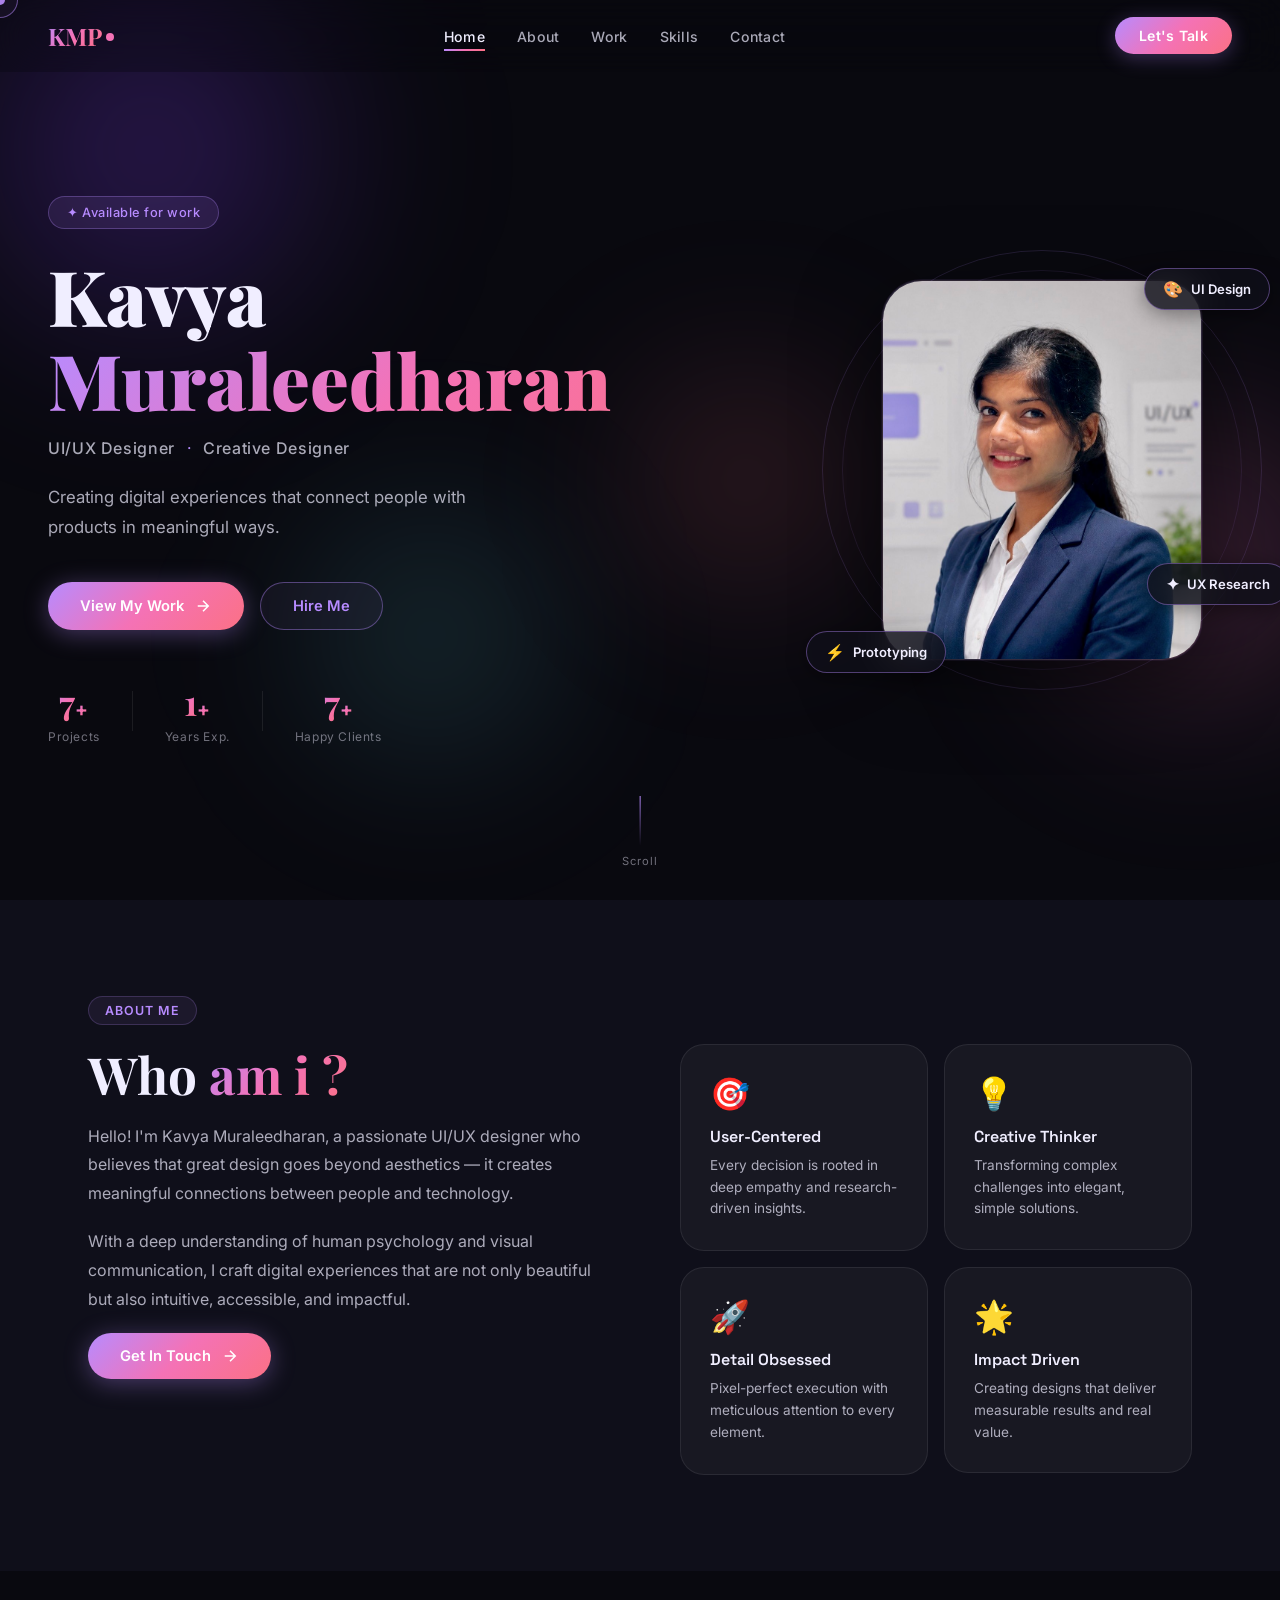
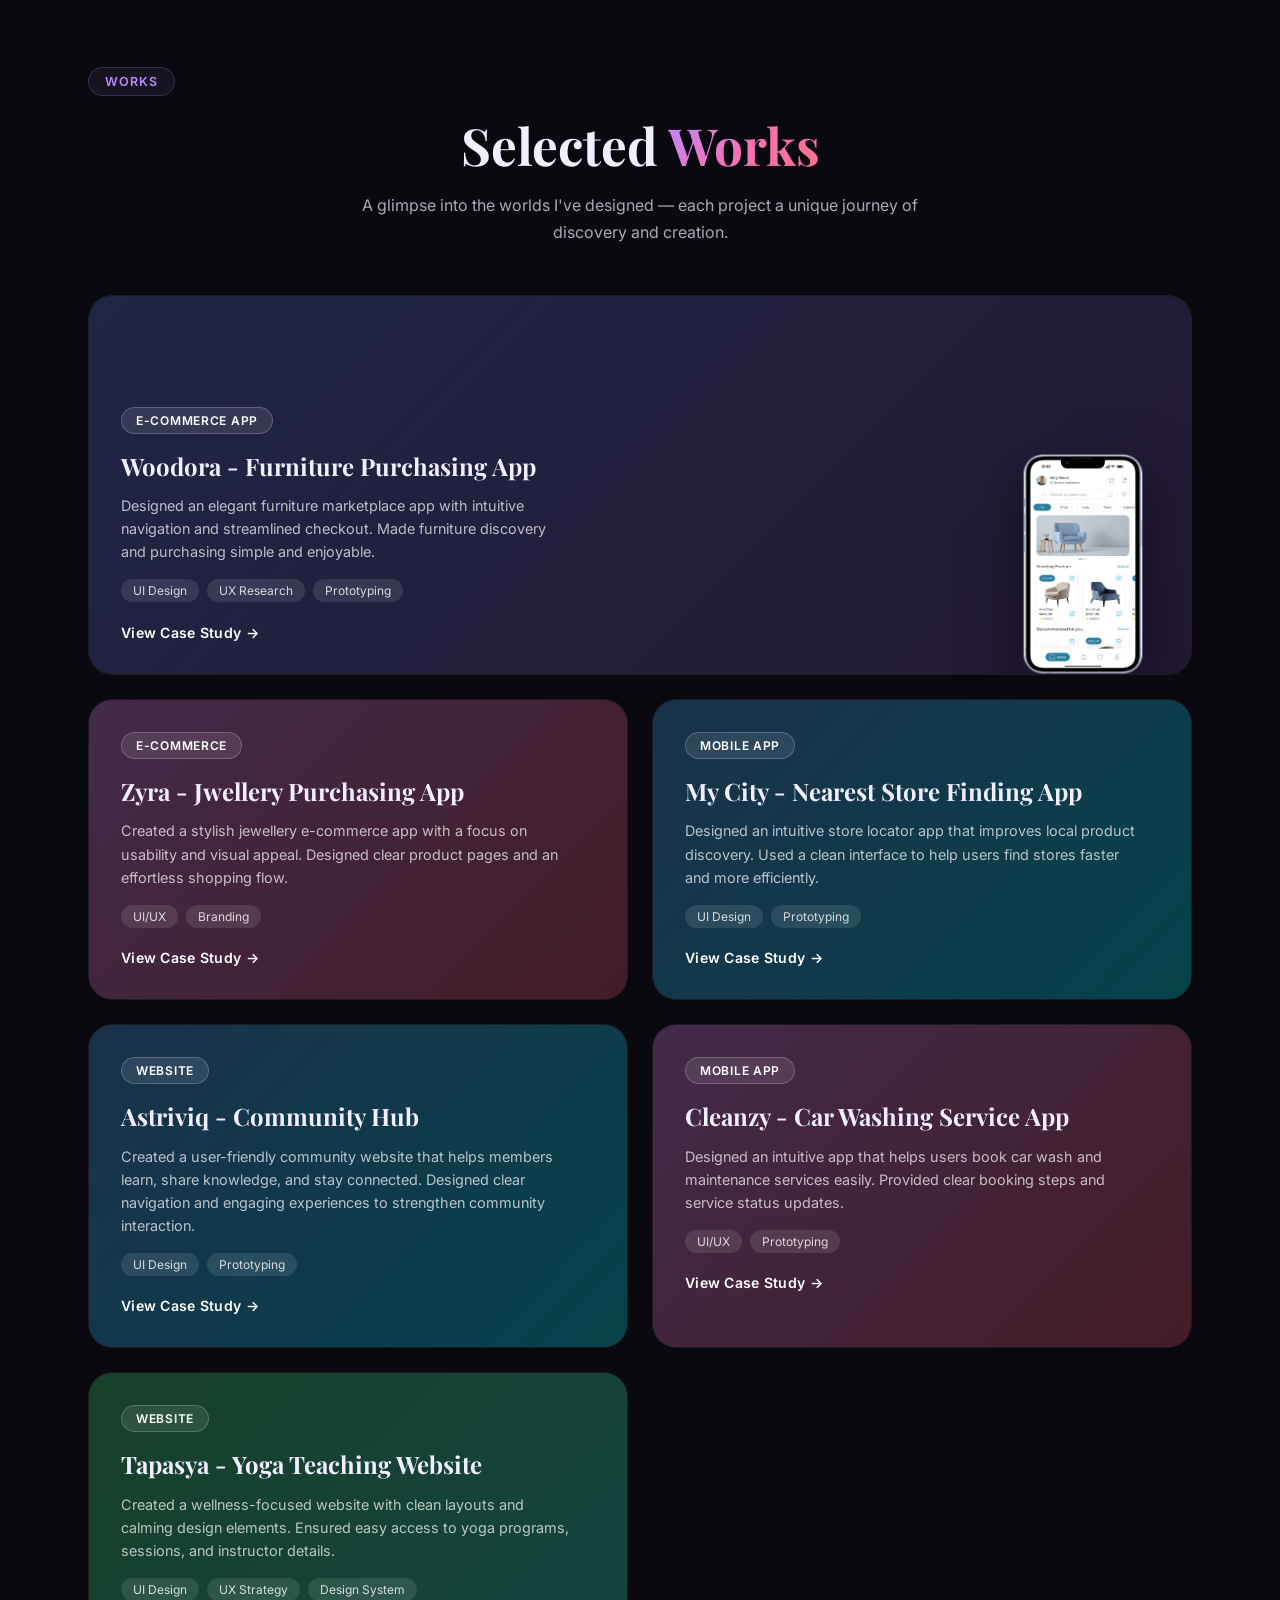
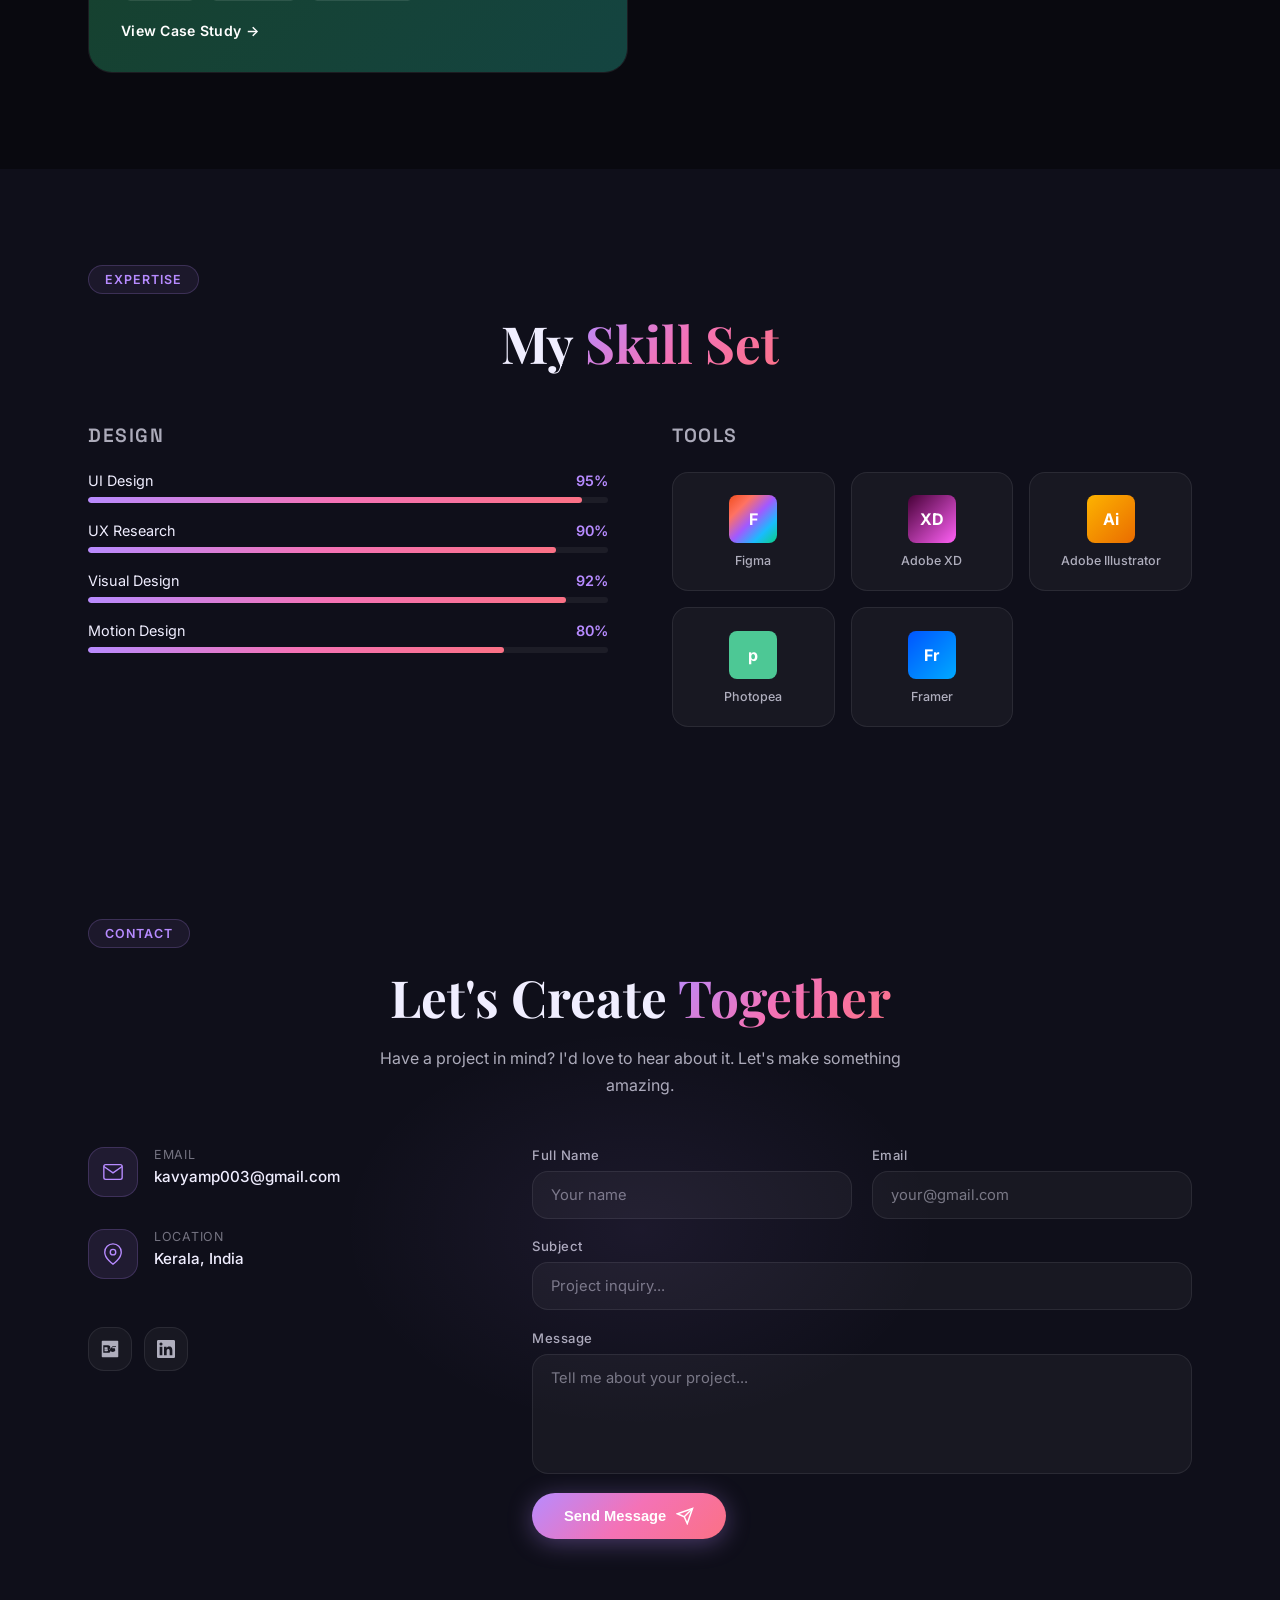
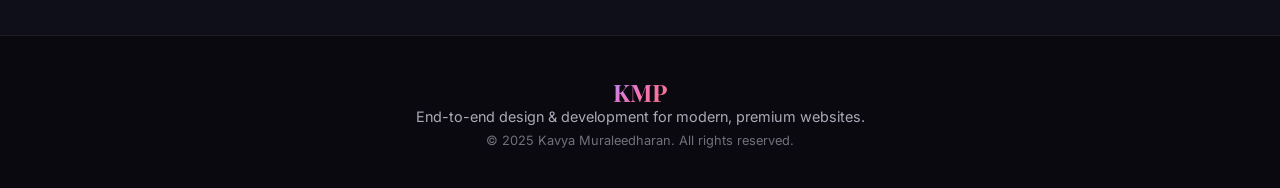
<file: index.html>
<!DOCTYPE html>
<html lang="en">
<head>
  <meta charset="UTF-8" />
  <meta name="viewport" content="width=device-width, initial-scale=1.0" />
  <meta name="description" content="Kavya Muraleedharan — Premium UI/UX Designer crafting beautiful, human-centered digital experiences." />
  <title>Kavya Muraleedharan | UI/UX Designer</title>
  <link rel="preconnect" href="https://fonts.googleapis.com" />
  <link rel="preconnect" href="https://fonts.gstatic.com" crossorigin />
  <link href="https://fonts.googleapis.com/css2?family=Playfair+Display:wght@400;600;700;900&family=Inter:wght@300;400;500;600;700&family=Space+Grotesk:wght@300;400;500;600;700&display=swap" rel="stylesheet" />
  <link rel="stylesheet" href="kavya.css" />
</head>
<body>
  <!-- Custom Cursor -->
  <div class="cursor" id="cursor"></div>
  <div class="cursor-follower" id="cursorFollower"></div>
  <!-- Animated Background Canvas -->
  <canvas id="bgCanvas"></canvas>
  <!-- Floating Orbs -->
  <div class="orb orb-1"></div>
  <div class="orb orb-2"></div>
  <div class="orb orb-3"></div>
  <div class="orb orb-4"></div>
  <!-- Particles Layer -->
  <div class="particles-layer" id="particlesLayer"></div>
  <!-- Navigation -->
  <nav class="navbar" id="navbar">
    <div class="nav-logo">
      <span class="logo-text">KMP</span>
      <span class="logo-dot"></span>
    </div>
    <ul class="nav-links">
      <li><a href="#home" class="nav-link active" id="nav-home">Home</a></li>
      <li><a href="#about" class="nav-link" id="nav-about">About</a></li>
      <li><a href="#work" class="nav-link" id="nav-work">Work</a></li>
      <li><a href="#skills" class="nav-link" id="nav-skills">Skills</a></li>
      <li><a href="#contact" class="nav-link" id="nav-contact">Contact</a></li>
    </ul>
    <a href="#contact" class="nav-cta" id="nav-cta-btn">Let's Talk</a>
    <button class="hamburger" id="hamburger" aria-label="Menu">
      <span></span><span></span><span></span>
    </button>
  </nav>
  <!-- Mobile Menu -->
  <div class="mobile-menu" id="mobileMenu">
    <ul>
      <li><a href="#home" class="mob-link">Home</a></li>
      <li><a href="#about" class="mob-link">About</a></li>
      <li><a href="#work" class="mob-link">Work</a></li>
      <li><a href="#skills" class="mob-link">Skills</a></li>
      <li><a href="#contact" class="mob-link">Contact</a></li>
    </ul>
  </div>
  <!-- HERO SECTION -->
  <section class="hero" id="home">
    <div class="hero-content">
      <div class="hero-text">
        <div class="hero-badge">✦ Available for work</div>
        <h1 class="hero-title">
          <span class="title-line">Kavya</span>
          <span class="title-line gradient-text">Muraleedharan</span>
        </h1>
        <p class="hero-role">
          <span class="role-label">UI/UX Designer</span>
          <span class="role-separator">·</span>
          <span class="role-label">Creative Designer</span>
        </p>
        <p class="hero-desc">
          Creating digital experiences that connect people with products in meaningful ways.
        </p>
        <div class="hero-actions">
          <a href="#work" class="btn-primary" id="view-work-btn">
            <span>View My Work</span>
            <svg viewBox="0 0 24 24" fill="none" stroke="currentColor" stroke-width="2"><path d="M5 12h14M12 5l7 7-7 7"/></svg>
          </a>
          <a href="#contact" class="btn-ghost" id="hire-btn">Hire Me</a>
        </div>
        <div class="hero-stats">
          <div class="stat">
            <span class="stat-number" data-target="7">0</span><span class="stat-plus">+</span>
            <span class="stat-label">Projects</span>
          </div>
          <div class="stat-divider"></div>
          <div class="stat">
            <span class="stat-number" data-target="1">0</span><span class="stat-plus">+</span>
            <span class="stat-label">Years Exp.</span>
          </div>
          <div class="stat-divider"></div>
          <div class="stat">
            <span class="stat-number" data-target="7">0</span><span class="stat-plus">+</span>
            <span class="stat-label">Happy Clients</span>
          </div>
        </div>
      </div>
      <!-- PROFILE PHOTO SECTION -->
      <div class="hero-photo-container">
        <div class="photo-ring-outer"></div>
        <div class="photo-ring-inner"></div>
        <div class="photo-frame" id="photoFrame">
          <img src="UIUX_Profile_Photo.jpg" id="profileImage" class="profile-img hidden" alt="kavya Muraleedharan">
        </div> 
        <!-- Floating badges around photo -->
        <div class="float-badge float-badge-1">
          <span class="badge-icon">🎨</span>
          <span>UI Design</span>
        </div>
        <div class="float-badge float-badge-2">
          <span class="badge-icon">✦</span>
          <span>UX Research</span>
        </div>
        <div class="float-badge float-badge-3">
          <span class="badge-icon">⚡</span>
          <span>Prototyping</span>
        </div>
      </div>
    </div>
    <!-- Scroll indicator -->
    <div class="scroll-indicator">
      <div class="scroll-line"></div>
      <span>Scroll</span>
    </div>
  </section>
  <!-- ABOUT SECTION -->
  <section class="about" id="about">
    <div class="section-container">
      <div class="section-tag">About Me</div>
      <div class="about-grid">
        <div class="about-text">
          <h2 class="section-title">Who <span class="gradient-text">am i ?</span></h2>
          <p class="about-para">
            Hello! I'm Kavya Muraleedharan, a passionate UI/UX designer who believes that great design goes beyond aesthetics — it creates meaningful connections between people and technology.
          </p>
          <p class="about-para">
            With a deep understanding of human psychology and visual communication, I craft digital experiences that are not only beautiful but also intuitive, accessible, and impactful.
          </p>
          <a href="#contact" class="btn-primary" id="about-contact-btn">
            <span>Get In Touch</span>
            <svg viewBox="0 0 24 24" fill="none" stroke="currentColor" stroke-width="2"><path d="M5 12h14M12 5l7 7-7 7"/></svg>
          </a>
        </div>
        <div class="about-cards">
          <div class="about-card card-1">
            <div class="card-icon">🎯</div>
            <h3>User-Centered</h3>
            <p>Every decision is rooted in deep empathy and research-driven insights.</p>
          </div>
          <div class="about-card card-2">
            <div class="card-icon">💡</div>
            <h3>Creative Thinker</h3>
            <p>Transforming complex challenges into elegant, simple solutions.</p>
          </div>
          <div class="about-card card-3">
            <div class="card-icon">🚀</div>
            <h3>Detail Obsessed</h3>
            <p>Pixel-perfect execution with meticulous attention to every element.</p>
          </div>
          <div class="about-card card-4">
            <div class="card-icon">🌟</div>
            <h3>Impact Driven</h3>
            <p>Creating designs that deliver measurable results and real value.</p>
          </div>
        </div>
      </div>
    </div>
  </section>
  <!-- WORK SECTION -->
  <section class="work" id="work">
    <div class="section-container">
      <div class="section-tag">Works</div>
      <h2 class="section-title text-center">Selected <span class="gradient-text">Works</span></h2>
      <p class="section-sub text-center">A glimpse into the worlds I've designed — each project a unique journey of discovery and creation.</p>
      <div class="projects-grid">
        <!-- Project 1 -->
        <div class="project-card project-large" id="project-1">
          <div class="project-bg" style="background: linear-gradient(135deg, #667eea 0%, #764ba2 100%)"></div>
          <div class="project-content">
            <div class="project-tag">E-Commerce App</div>
            <h3 class="project-title">Woodora - Furniture Purchasing App</h3>
            <p class="project-desc">Designed an elegant furniture marketplace app with intuitive navigation and streamlined checkout.
             Made furniture discovery and purchasing simple and enjoyable.</p>
            <div class="project-tags">
              <span>UI Design</span><span>UX Research</span><span>Prototyping</span>
            </div>
            <a href="#" class="project-link" id="project-link-1">View Case Study →</a>
          </div>
          <div class="project-mockup">
            <div class="mockup-phone">
              <div class="phone-screen">
                <img src="Iphone 14 - 1.jpg" alt="kavyamuralee" class="phone-screen">
                <div class="screen-content wellness"></div>
              </div>
            </div>
          </div>
        </div>
        <!-- Project 2 -->
        <div class="project-card" id="project-2">
          <div class="project-bg" style="background: linear-gradient(135deg, #f093fb 0%, #f5576c 100%)"></div>
          <div class="project-content">
            <div class="project-tag">E-Commerce</div>
            <h3 class="project-title"> Zyra - Jwellery Purchasing App</h3>
            <p class="project-desc">Created a stylish jewellery e-commerce app with a focus on usability and visual appeal.
             Designed clear product pages and an effortless shopping flow.</p>
            <div class="project-tags">
              <span>UI/UX</span><span>Branding</span>
            </div>
            <a href="#" class="project-link" id="project-link-2">View Case Study →</a>
          </div>
        </div>
        <!-- Project 3 -->
        <div class="project-card" id="project-3">
          <div class="project-bg" style="background: linear-gradient(135deg, #4facfe 0%, #00f2fe 100%)"></div>
          <div class="project-content">
            <div class="project-tag">Mobile App</div>
            <h3 class="project-title"> My City - Nearest Store Finding App</h3>
            <p class="project-desc">Designed an intuitive store locator app that improves local product discovery.
             Used a clean interface to help users find stores faster and more efficiently.</p>
            <div class="project-tags">
              <span>UI Design</span><span>Prototyping</span>
            </div>
            <a href="https://www.behance.net/gallery/243509697/My-city-Store-Finding-app" class="project-link" id="project-link-3">View Case Study →</a>
          </div>
        </div>
        <!-- Project 4 -->
        <div class="project-card" id="project-3">
          <div class="project-bg" style="background: linear-gradient(135deg, #4facfe 0%, #00f2fe 100%)"></div>
          <div class="project-content">
            <div class="project-tag">Website</div>
            <h3 class="project-title">Astriviq - Community Hub</h3>
            <p class="project-desc">Created a user-friendly community website that helps members learn, share knowledge, and stay connected.
             Designed clear navigation and engaging experiences to strengthen community interaction.</p>
            <div class="project-tags">
              <span>UI Design</span><span>Prototyping</span>
            </div>
            <a href="#" class="project-link" id="project-link-3">View Case Study →</a>
          </div>
        </div>
        <!-- Project 5 -->
        <div class="project-card" id="project-2">
          <div class="project-bg" style="background: linear-gradient(135deg, #f093fb 0%, #f5576c 100%)"></div>
          <div class="project-content">
            <div class="project-tag">Mobile App</div>
            <h3 class="project-title"> Cleanzy - Car Washing Service App</h3>
            <p class="project-desc">Designed an intuitive app that helps users book car wash and maintenance services easily.
             Provided clear booking steps and service status updates.</p>
            <div class="project-tags">
              <span>UI/UX</span><span>Prototyping</span>
            </div>
            <a href="#" class="project-link" id="project-link-2">View Case Study →</a>
          </div>
        </div>
        <!-- Project 6 -->
        <div class="project-card" id="project-4">
          <div class="project-bg" style="background: linear-gradient(135deg, #43e97b 0%, #38f9d7 100%)"></div>
          <div class="project-content">
            <div class="project-tag">Website</div>
            <h3 class="project-title">Tapasya - Yoga Teaching Website </h3>
            <p class="project-desc">Created a wellness-focused website with clean layouts and calming design elements.
             Ensured easy access to yoga programs, sessions, and instructor details.</p>
            <div class="project-tags">
              <span>UI Design</span><span>UX Strategy</span><span>Design System</span>
            </div>
            <a href="#" class="project-link" id="project-link-4">View Case Study →</a>
          </div>
        </div>
      </div>
    </div>
  </section>
  <!-- SKILLS SECTION -->
  <section class="skills" id="skills">
    <div class="section-container">
      <div class="section-tag">Expertise</div>
      <h2 class="section-title text-center">My <span class="gradient-text">Skill Set</span></h2>
      <div class="skills-grid">
        <div class="skill-category">
          <h3 class="skill-cat-title">Design</h3>
          <div class="skill-bars">
            <div class="skill-item">
              <div class="skill-info"><span>UI Design</span><span class="skill-pct">95%</span></div>
              <div class="skill-bar"><div class="skill-fill" data-width="95" style="width:0%"></div></div>
            </div>
            <div class="skill-item">
              <div class="skill-info"><span>UX Research</span><span class="skill-pct">90%</span></div>
              <div class="skill-bar"><div class="skill-fill" data-width="90" style="width:0%"></div></div>
            </div>
            <div class="skill-item">
              <div class="skill-info"><span>Visual Design</span><span class="skill-pct">92%</span></div>
              <div class="skill-bar"><div class="skill-fill" data-width="92" style="width:0%"></div></div>
            </div>
            <div class="skill-item">
              <div class="skill-info"><span>Motion Design</span><span class="skill-pct">80%</span></div>
              <div class="skill-bar"><div class="skill-fill" data-width="80" style="width:0%"></div></div>
            </div>
          </div>
        </div>
        <div class="skill-category">
          <h3 class="skill-cat-title">Tools</h3>
          <div class="tools-icons-grid">
            <div class="tool-icon-card" id="tool-figma">
              <div class="tool-icon figma-icon">F</div>
              <span>Figma</span>
            </div>
            <div class="tool-icon-card" id="tool-xd">
              <div class="tool-icon xd-icon">XD</div>
              <span>Adobe XD</span>
            </div>
            <div class="tool-icon-card" id="tool-sketch">
              <div class="tool-icon sketch-icon">Ai</div>
              <span>Adobe Illustrator</span>
            </div>
            <div class="tool-icon-card" id="tool-ae">
              <div class="tool-icon ae-icon">p</div>
              <span>Photopea</span>
            </div>
            <div class="tool-icon-card" id="tool-framer">
              <div class="tool-icon framer-icon">Fr</div>
              <span>Framer</span>
            </div>
          </div>
        </div>
      </div>
    </div>
  </section>
  <!-- CONTACT SECTION -->
  <section class="contact" id="contact">
    <div class="section-container">
      <div class="contact-glow"></div>
      <div class="section-tag">Contact</div>
      <h2 class="section-title text-center">Let's Create <span class="gradient-text">Together</span></h2>
      <p class="section-sub text-center">Have a project in mind? I'd love to hear about it. Let's make something amazing.</p>
      <div class="contact-layout">
        <div class="contact-info">
          <div class="contact-item">
            <div class="contact-icon">
              <svg viewBox="0 0 24 24" fill="none" stroke="currentColor" stroke-width="1.5"><path d="M4 4h16c1.1 0 2 .9 2 2v12c0 1.1-.9 2-2 2H4c-1.1 0-2-.9-2-2V6c0-1.1.9-2 2-2z"/><polyline points="22,6 12,13 2,6"/></svg>
            </div>
            <div>
              <span class="ci-label">Email</span>
              <a href="mailto:kavyamp003@gmail.com" class="ci-value">kavyamp003@gmail.com</a>
            </div>
          </div>
          <div class="contact-item">
            <div class="contact-icon">
              <svg viewBox="0 0 24 24" fill="none" stroke="currentColor" stroke-width="1.5"><path d="M21 10c0 7-9 13-9 13s-9-6-9-13a9 9 0 0 1 18 0z"/><circle cx="12" cy="10" r="3"/></svg>
            </div>
            <div>
              <span class="ci-label">Location</span>
              <span class="ci-value">Kerala, India</span>
            </div>
          </div>
          <div class="social-links">
            <a href="https://www.behance.net/kavyamuralee2" class="social-btn" id="social-behance" aria-label="Behance">
              <svg viewBox="0 0 24 24" fill="currentColor"><path d="M8.228 15.01H4.667v-2.53h3.561c1.528 0 1.69 2.53 0 2.53zm-.264-5.387H4.667v2.427h3.297c1.264 0 1.411-2.427 0-2.427zM14.715 11H17.6c-.145-1.641-2.555-1.67-2.885 0zM22.004 1H2a1 1 0 0 0-1 1v20a1 1 0 0 0 1 1h20a1 1 0 0 0 1-1V2a1 1 0 0 0-1-1zM9.5 16.988H3V7.012h6.5c3.5 0 3.5 4.5 1.5 5.5 2 .5 2.5 4.476-1.5 4.476zm5.5-8.954h5v1.012h-5V8.034zM19 14.029c-.5 2.5-6 2.5-7 0-.5-2 .5-4.5 3.5-4.5 2 0 3.5 1.5 3.5 4.5z"/></svg>
            </a>
            <!-- <a href="#" class="social-btn" id="social-dribbble" aria-label="Dribbble">
              <svg viewBox="0 0 24 24" fill="currentColor"><path d="M12 2C6.48 2 2 6.48 2 12s4.48 10 10 10 10-4.48 10-10S17.52 2 12 2zm6.605 4.61a8.502 8.502 0 0 1 1.93 5.314c-.281-.054-3.101-.629-5.943-.271-.065-.141-.12-.293-.184-.445a25.416 25.416 0 0 0-.564-1.236c3.145-1.28 4.577-3.124 4.761-3.362zM12 3.475c2.17 0 4.154.814 5.662 2.148-.152.216-1.443 1.941-4.48 3.08-1.399-2.57-2.95-4.675-3.189-5A8.687 8.687 0 0 1 12 3.475zm-3.633.803a53.896 53.896 0 0 1 3.167 4.935c-3.992 1.063-7.517 1.04-7.896 1.04a8.581 8.581 0 0 1 4.729-5.975zM3.453 12.01v-.26c.37.01 4.512.065 8.775-1.215.25.477.477.965.694 1.453-.109.033-.228.065-.336.098-4.404 1.42-6.747 5.303-6.942 5.629a8.522 8.522 0 0 1-2.19-5.705zM12 20.547a8.482 8.482 0 0 1-5.239-1.8c.152-.315 1.888-3.656 6.703-5.337.022-.01.033-.01.054-.022a35.318 35.318 0 0 1 1.823 6.475 8.4 8.4 0 0 1-3.341.684zm4.761-1.465c-.086-.52-.542-3.015-1.659-6.084 2.679-.423 5.022.271 5.314.369a8.468 8.468 0 0 1-3.655 5.715z"/></svg>
            </a> -->
            <a href="https://www.linkedin.com/in/kavya-muraleedharan-p-85b615370/" class="social-btn" id="social-linkedin" aria-label="LinkedIn">
              <svg viewBox="0 0 24 24" fill="currentColor"><path d="M20.447 20.452h-3.554v-5.569c0-1.328-.027-3.037-1.852-3.037-1.853 0-2.136 1.445-2.136 2.939v5.667H9.351V9h3.414v1.561h.046c.477-.9 1.637-1.85 3.37-1.85 3.601 0 4.267 2.37 4.267 5.455v6.286zM5.337 7.433a2.062 2.062 0 0 1-2.063-2.065 2.064 2.064 0 1 1 2.063 2.065zm1.782 13.019H3.555V9h3.564v11.452zM22.225 0H1.771C.792 0 0 .774 0 1.729v20.542C0 23.227.792 24 1.771 24h20.451C23.2 24 24 23.227 24 22.271V1.729C24 .774 23.2 0 22.222 0h.003z"/></svg>
            </a>
            <!-- <a href="#" class="social-btn" id="social-instagram" aria-label="Instagram">
              <svg viewBox="0 0 24 24" fill="currentColor"><path d="M12 2.163c3.204 0 3.584.012 4.85.07 3.252.148 4.771 1.691 4.919 4.919.058 1.265.069 1.645.069 4.849 0 3.205-.012 3.584-.069 4.849-.149 3.225-1.664 4.771-4.919 4.919-1.266.058-1.644.07-4.85.07-3.204 0-3.584-.012-4.849-.07-3.26-.149-4.771-1.699-4.919-4.92-.058-1.265-.07-1.644-.07-4.849 0-3.204.013-3.583.07-4.849.149-3.227 1.664-4.771 4.919-4.919 1.266-.057 1.645-.069 4.849-.069zM12 0C8.741 0 8.333.014 7.053.072 2.695.272.273 2.69.073 7.052.014 8.333 0 8.741 0 12c0 3.259.014 3.668.072 4.948.2 4.358 2.618 6.78 6.98 6.98C8.333 23.986 8.741 24 12 24c3.259 0 3.668-.014 4.948-.072 4.354-.2 6.782-2.618 6.979-6.98.059-1.28.073-1.689.073-4.948 0-3.259-.014-3.667-.072-4.947-.196-4.354-2.617-6.78-6.979-6.98C15.668.014 15.259 0 12 0zm0 5.838a6.162 6.162 0 1 0 0 12.324 6.162 6.162 0 0 0 0-12.324zM12 16a4 4 0 1 1 0-8 4 4 0 0 1 0 8zm6.406-11.845a1.44 1.44 0 1 0 0 2.881 1.44 1.44 0 0 0 0-2.881z"/></svg>
            </a> -->
          </div>
        </div>
        <form class="contact-form" id="contactForm" action="https://formspree.io/f/xrevrlgq" method="POST">
          <div class="form-row">
            <div class="form-group">
              <label for="fname">Full Name</label>
              <input type="text" id="fname" placeholder="Your name" required />
            </div>
            <div class="form-group">
              <label for="femail">Email</label>
              <input type="email" id="femail" placeholder="your@gmail.com" required />
            </div>
          </div>
          <div class="form-group">
            <label for="fsubject">Subject</label>
            <input type="text" id="fsubject" placeholder="Project inquiry..." required
             oninvalid="this.setCustomValidity('Please enter a valid email address')"
             oninput="this.setCustomValidity('')" />
          </div>
          <div class="form-group">
            <label for="fmessage">Message</label>
            <textarea id="fmessage" rows="5" placeholder="Tell me about your project..." required></textarea>
          </div>
          <button type="submit" class="btn-primary form-submit" id="form-submit-btn">
            <span>Send Message</span>
            <svg viewBox="0 0 24 24" fill="none" stroke="currentColor" stroke-width="2"><path d="M22 2L11 13"/><path d="M22 2L15 22 11 13 2 9l20-7z"/></svg>
          </button>
        </form>
      </div>
    </div>
  </section>
  <!-- FOOTER -->
  <footer class="footer">
    <div class="footer-inner">
      <div class="footer-logo">
        <span class="logo-text">KMP</span>
        <span class="logo-dot"></span>
      </div>
      <p class="footer-tagline">End-to-end design & development for modern, premium websites.</p>
      <p class="footer-copy">© 2025 Kavya Muraleedharan. All rights reserved.</p>
    </div>
  </footer>
  <script src="kavya.js"></script>
</body>
</html>
</file>
<file: kavya.css>
/* ===================================
   KAVYA MURALEEDHARAN — PORTFOLIO CSS
   Premium UI/UX Designer Portfolio
=================================== */
@import url('https://fonts.googleapis.com/css2?family=Playfair+Display:wght@400;600;700;900&family=Inter:wght@300;400;500;600;700&family=Space+Grotesk:wght@300;400;500;600;700&display=swap');
/* ── RESET & BASE ── */
*, *::before, *::after { margin: 0; padding: 0; box-sizing: border-box; }
:root {
  --bg:        #09090f;
  --bg2:       #0f0f1a;
  --surface:   rgba(255,255,255,0.04);
  --glass:     rgba(255,255,255,0.06);
  --glass-b:   rgba(255,255,255,0.1);
  --border:    rgba(255,255,255,0.08);
  --border-h:  rgba(183,139,255,0.4);
  --violet:    #b78bff;
  --purple:    #7c3aed;
  --pink:      #f472b6;
  --rose:      #fb7185;
  --cyan:      #67e8f9;
  --gold:      #fbbf24;
  --grad:      linear-gradient(135deg, #b78bff 0%, #f472b6 50%, #fb7185 100%);
  --grad2:     linear-gradient(135deg, #667eea 0%, #764ba2 100%);
  --grad3:     linear-gradient(135deg, #f093fb 0%, #f5576c 100%);
  --text:      #f0eeff;
  --text-m:    rgba(240,238,255,0.7);
  --text-s:    rgba(240,238,255,0.45);
  --radius-s:  8px;
  --radius-m:  16px;
  --radius-l:  24px;
  --radius-xl: 40px;
  --shadow:    0 4px 32px rgba(123,58,237,0.2);
  --shadow-h:  0 8px 48px rgba(183,139,255,0.35);
  --transition: all 0.35s cubic-bezier(0.4, 0, 0.2, 1);
}
html { scroll-behavior: smooth; overflow-x: hidden; }
body {
  font-family: 'Inter', sans-serif;
  background: var(--bg);
  color: var(--text);
  overflow-x: hidden;
  cursor: none;
}
/* ── SCROLLBAR ── */
::-webkit-scrollbar { width: 4px; }
::-webkit-scrollbar-track { background: var(--bg); }
::-webkit-scrollbar-thumb { background: var(--grad); border-radius: 2px; }
/* ── CANVAS BG ── */
#bgCanvas {
  position: fixed; top: 0; left: 0;
  width: 100%; height: 100%;
  z-index: 0; pointer-events: none;
  opacity: 0.5;
}
/* ── FLOATING ORBS ── */
.orb {
  position: fixed; border-radius: 50%;
  filter: blur(80px); pointer-events: none;
  z-index: 0; animation: orbFloat 0s ease-in-out infinite;
}
.orb-1 { width: 500px; height: 500px; background: radial-gradient(circle, rgba(123,58,237,0.35), transparent 70%); top: -100px; left: -100px; animation-delay: 0s; }
.orb-2 { width: 400px; height: 400px; background: radial-gradient(circle, rgba(244,114,182,0.3), transparent 70%); top: 40%; right: -120px; animation-delay: -4s; }
.orb-3 { width: 350px; height: 350px; background: radial-gradient(circle, rgba(103,232,249,0.2), transparent 70%); bottom: 10%; left: 20%; animation-delay: -8s; }
.orb-4 { width: 300px; height: 300px; background: radial-gradient(circle, rgba(251,113,133,0.25), transparent 70%); bottom: 30%; right: 30%; animation-delay: -6s; }
@keyframes orbFloat {
  0%, 100% { transform: translate(0, 0) scale(1); }
  33%       { transform: translate(30px, -40px) scale(1.05); }
  66%       { transform: translate(-20px, 30px) scale(0.95); }
}
/* ── PARTICLES ── */
.particles-layer { position: fixed; inset: 0; pointer-events: none; z-index: 0; }
.particle {
  position: absolute; border-radius: 50%;
  background: var(--grad); opacity: 0;
  animation: particleDrift linear infinite;
}
@keyframes particleDrift {
  0%   { transform: translateY(100vh) scale(0); opacity: 0; }
  10%  { opacity: 1; }
  90%  { opacity: 0.6; }
  100% { transform: translateY(-20vh) scale(1); opacity: 0; }
}
/* ── CUSTOM CURSOR ── */
.cursor, .cursor-follower {
  position: fixed; border-radius: 50%;
  pointer-events: none; z-index: 9999;
  transform: translate(-50%, -50%);
}
.cursor {
  width: 10px; height: 10px;
  background: var(--violet);
  transition: width 0.2s, height 0.2s, background 0.2s;
  mix-blend-mode: difference;
}
.cursor-follower {
  width: 36px; height: 36px;
  border: 1.5px solid rgba(183,139,255,0.5);
  transition: all 0.1s ease;
  background: rgba(183,139,255,0.05);
}
body.cursor-hover .cursor { width: 20px; height: 20px; background: var(--pink); }
body.cursor-hover .cursor-follower { width: 60px; height: 60px; border-color: rgba(244,114,182,0.5); }
/* ── NAVBAR ── */
.navbar {
  position: fixed; top: 0; left: 0; right: 0;
  z-index: 1000; display: flex; align-items: center;
  justify-content: space-between; padding: 0 3rem;
  height: 72px;
  background: rgba(9,9,15,0.3);
  backdrop-filter: blur(20px);
  border-bottom: 1px solid transparent;
  transition: var(--transition);
}
.navbar.scrolled {
  background: rgba(9,9,15,0.85);
  border-bottom-color: var(--border);
  box-shadow: 0 4px 40px rgba(0,0,0,0.4);
}
.nav-logo { display: flex; align-items: center; gap: 4px; }
.logo-text { font-family: 'Playfair Display', serif; font-size: 1.5rem; font-weight: 700; background: var(--grad); -webkit-background-clip: text; -webkit-text-fill-color: transparent; background-clip: text; }
.logo-dot { width: 8px; height: 8px; background: var(--pink); border-radius: 50%; margin-top: 2px; animation: pulse 2s ease-in-out infinite; }
@keyframes pulse { 0%,100%{transform:scale(1);opacity:1} 50%{transform:scale(1.3);opacity:0.7} }
.nav-links { display: flex; gap: 2rem; list-style: none; }
.nav-link {
  font-size: 0.88rem; font-weight: 500; letter-spacing: 0.02em;
  color: var(--text-m); text-decoration: none;
  position: relative; padding: 4px 0;
  transition: color 0.3s;
}
.nav-link::after {
  content: ''; position: absolute; bottom: -2px; left: 0; right: 0;
  height: 1.5px; background: var(--grad);
  transform: scaleX(0); transform-origin: left;
  transition: transform 0.35s cubic-bezier(0.4,0,0.2,1);
}
.nav-link:hover, .nav-link.active { color: var(--text); }
.nav-link:hover::after, .nav-link.active::after { transform: scaleX(1); }
.nav-cta {
  padding: 10px 24px; border-radius: 50px;
  background: var(--grad); color: #fff;
  font-size: 0.88rem; font-weight: 600;
  text-decoration: none; letter-spacing: 0.02em;
  transition: var(--transition);
  box-shadow: 0 4px 20px rgba(183,139,255,0.3);
}
.nav-cta:hover { transform: translateY(-2px); box-shadow: 0 8px 32px rgba(183,139,255,0.5); }
.hamburger { display: none; flex-direction: column; gap: 5px; background: none; border: none; cursor: none; }
.hamburger span { display: block; width: 22px; height: 2px; background: var(--text); border-radius: 2px; transition: var(--transition); }
/* ── MOBILE MENU ── */
.mobile-menu {
  position: fixed; top: 72px; left: 0; right: 0; bottom: 0;
  background: rgba(9,9,15,0.97); backdrop-filter: blur(20px);
  z-index: 999; display: flex; align-items: center; justify-content: center;
  transform: translateX(-100%); transition: transform 0.4s cubic-bezier(0.4,0,0.2,1);
}
.mobile-menu.open { transform: translateX(0); }
.mobile-menu ul { list-style: none; text-align: center; }
.mobile-menu li { margin: 1.5rem 0; }
.mob-link { font-family: 'Playfair Display', serif; font-size: 2.5rem; font-weight: 700; color: var(--text-m); text-decoration: none; transition: color 0.3s; }
.mob-link:hover { color: var(--violet); }
/* ── BUTTONS ── */
.btn-primary {
  display: inline-flex; align-items: center; gap: 10px;
  padding: 14px 32px; border-radius: 50px;
  background: var(--grad); color: #fff;
  font-size: 0.92rem; font-weight: 600;
  text-decoration: none; border: none; cursor: none;
  transition: var(--transition);
  box-shadow: 0 4px 24px rgba(183,139,255,0.35);
  position: relative; overflow: hidden;
}
.btn-primary::before {
  content: ''; position: absolute; inset: 0;
  background: linear-gradient(135deg, rgba(255,255,255,0.15), transparent);
  opacity: 0; transition: opacity 0.3s;
}
.btn-primary:hover { transform: translateY(-3px); box-shadow: 0 8px 40px rgba(183,139,255,0.55); }
.btn-primary:hover::before { opacity: 1; }
.btn-primary svg { width: 18px; height: 18px; transition: transform 0.3s; }
.btn-primary:hover svg { transform: translateX(4px); }
.btn-ghost {
  display: inline-flex; align-items: center;
  padding: 14px 32px; border-radius: 50px;
  border: 1.5px solid var(--border-h);
  color: var(--violet); font-size: 0.92rem; font-weight: 600;
  text-decoration: none; cursor: none;
  transition: var(--transition);
  background: rgba(183,139,255,0.05);
}
.btn-ghost:hover { background: rgba(183,139,255,0.12); border-color: var(--violet); transform: translateY(-2px); }
/* ── HERO ── */
.hero {
  min-height: 100vh; display: flex; align-items: center;
  position: relative; z-index: 1; padding: 120px 3rem 80px;
  overflow: hidden;
}
.hero-content {
  max-width: 1200px; margin: 0 auto;
  display: flex; align-items: center;
  justify-content: space-between; gap: 4rem;
  width: 100%;
}
.hero-text { flex: 1; }
.hero-badge {
  display: inline-flex; align-items: center; gap: 8px;
  padding: 8px 18px; border-radius: 50px;
  background: rgba(183,139,255,0.1); border: 1px solid rgba(183,139,255,0.3);
  font-size: 0.8rem; font-weight: 500; color: var(--violet);
  margin-bottom: 1.5rem; letter-spacing: 0.04em;
  animation: fadeInDown 0.8s ease both;
}
.hero-title {
  font-family: 'Playfair Display', serif;
  font-size: clamp(3rem, 6vw, 5.5rem);
  font-weight: 900; line-height: 1.1;
  margin-bottom: 1rem;
}
.title-line {
  display: block;
  animation: fadeInLeft 0.8s ease both;
}
.title-line:nth-child(2) { animation-delay: 0.15s; }
.gradient-text {
  background: var(--grad);
  -webkit-background-clip: text; -webkit-text-fill-color: transparent;
  background-clip: text;
}
.hero-role {
  display: flex; align-items: center; gap: 12px;
  font-size: 1rem; color: var(--text-m);
  margin-bottom: 1.5rem;
  animation: fadeInLeft 0.8s 0.3s ease both;
}
.role-label { font-weight: 500; letter-spacing: 0.04em; }
.role-separator { color: var(--violet); }
.hero-desc {
  font-size: 1.05rem; color: var(--text-m); line-height: 1.8;
  max-width: 480px; margin-bottom: 2.5rem;
  animation: fadeInLeft 0.8s 0.4s ease both;
}
.hero-actions {
  display: flex; gap: 1rem; flex-wrap: wrap;
  margin-bottom: 3rem;
  animation: fadeInLeft 0.8s 0.5s ease both;
}
.hero-stats {
  display: flex; align-items: center; gap: 2rem;
  animation: fadeInLeft 0.8s 0.6s ease both;
}
.stat { text-align: center; }
.stat-number {
  font-family: 'Playfair Display', serif;
  font-size: 2.2rem; font-weight: 700;
  background: var(--grad); -webkit-background-clip: text;
  -webkit-text-fill-color: transparent; background-clip: text;
  display: inline;
}
.stat-plus { font-size: 1.2rem; background: var(--grad); -webkit-background-clip: text; -webkit-text-fill-color: transparent; background-clip: text; font-weight: 700; }
.stat-label { display: block; font-size: 0.75rem; color: var(--text-s); letter-spacing: 0.05em; margin-top: 4px; }
.stat-divider { width: 1px; height: 40px; background: var(--border); }
/* ── PHOTO CONTAINER ── */
.hero-photo-container {
  position: relative; flex-shrink: 0;
  width: 380px; height: 450px;
  animation: fadeInRight 1s 0.3s ease both;
}
.photo-ring-outer, .photo-ring-inner {
  position: absolute; border-radius: 50%; border-style: solid;
  top: 50%; left: 50%; transform: translate(-50%, -50%);
}
.photo-ring-outer {
  width: 440px; height: 440px;
  border-width: 1px; border-color: rgba(183,139,255,0.15);
  animation: rotateSlow 20s linear infinite;
}
.photo-ring-inner {
  width: 400px; height: 400px;
  border-width: 1.5px; border-color: rgba(183,139,255,0.1);
  animation: rotateSlow 15s linear infinite reverse;
}
@keyframes rotateSlow { from { transform: translate(-50%,-50%) rotate(0deg); } to { transform: translate(-50%,-50%) rotate(360deg); } }
.photo-frame {
  position: absolute; top: 50%; left: 50%;
  transform: translate(-50%, -50%);
  width: 320px; height: 380px;
  border-radius: var(--radius-xl);
  overflow: hidden;
  background: linear-gradient(145deg, rgba(183,139,255,0.12), rgba(244,114,182,0.08));
  border: 1.5px solid var(--border);
  box-shadow: 0 20px 80px rgba(0,0,0,0.5), 0 0 0 1px rgba(183,139,255,0.1);
  cursor: pointer;
  transition: var(--transition);
}
.photo-frame:hover { box-shadow: 0 30px 100px rgba(0,0,0,0.6), 0 0 0 2px rgba(183,139,255,0.3); transform: translate(-50%, -52%); }
.photo-placeholder {
  width: 100%; height: 100%;
  display: flex; align-items: center; justify-content: center;
}
.photo-upload-area {
  display: flex; flex-direction: column; align-items: center; gap: 12px;
  padding: 2rem; text-align: center;
  transition: var(--transition);
}
.upload-icon svg { width: 60px; height: 60px; stroke: var(--violet); opacity: 0.6; }
.upload-text { font-size: 1rem; font-weight: 600; color: var(--text-m); }
.upload-sub { font-size: 0.8rem; color: var(--text-s); }
.photo-frame:hover .photo-upload-area { transform: scale(1.05); }
.profile-img { width: 100%; height: 100%; object-fit: cover; }
.profile-img.hidden { display: flex; }
.photo-overlay {
  position: absolute; inset: 0;
  background: linear-gradient(to top, rgba(0,0,0,0.6) 0%, transparent 60%);
  display: flex; align-items: flex-end; justify-content: center;
  padding-bottom: 1.5rem; opacity: 0; transition: opacity 0.3s;
}
.photo-frame:hover .photo-overlay { opacity: 1; }
.change-photo-btn {
  display: flex; align-items: center; gap: 8px;
  padding: 10px 20px; border-radius: 50px;
  background: rgba(255,255,255,0.15); backdrop-filter: blur(10px);
  border: 1px solid rgba(255,255,255,0.2);
  color: #fff; font-size: 0.85rem; font-weight: 500;
  cursor: pointer; transition: var(--transition);
}
.change-photo-btn svg { width: 16px; height: 16px; }
.change-photo-btn:hover { background: rgba(255,255,255,0.25); }
/* Floating badges */
.float-badge {
  position: absolute; display: flex; align-items: center; gap: 8px;
  padding: 10px 18px; border-radius: 50px;
  background: rgba(15,15,26,0.8); backdrop-filter: blur(20px);
  border: 1px solid var(--border-h);
  font-size: 0.82rem; font-weight: 600; color: var(--text);
  box-shadow: 0 4px 20px rgba(0,0,0,0.4);
  animation: badgeFloat 6s ease-in-out infinite;
}
.badge-icon { font-size: 1rem; }
.float-badge-1 { top: 5%; right: -10%; animation-delay: 0s; }
.float-badge-2 { bottom: 20%; right: -15%; animation-delay: -2s; }
.float-badge-3 { bottom: 5%; left: -12%; animation-delay: -4s; }
@keyframes badgeFloat {
  0%,100% { transform: translateY(0); }
  50% { transform: translateY(-8px); }
}
/* ── SCROLL INDICATOR ── */
.scroll-indicator {
  position: absolute; bottom: 2rem; left: 50%;
  transform: translateX(-50%);
  display: flex; flex-direction: column; align-items: center; gap: 8px;
  font-size: 0.7rem; color: var(--text-s); letter-spacing: 0.1em;
  animation: fadeIn 1s 1.2s ease both;
}
.scroll-line {
  width: 1px; height: 50px;
  background: linear-gradient(to bottom, var(--violet), transparent);
  animation: scrollPulse 2s ease-in-out infinite;
}
@keyframes scrollPulse { 0%,100%{transform:scaleY(1);opacity:1} 50%{transform:scaleY(0.5);opacity:0.5} }
/* ── SECTION COMMON ── */
.section-container {
  max-width: 1200px; margin: 0 auto;
  padding: 0 3rem; position: relative; z-index: 1;
}
section:not(.hero) { padding: 6rem 0; }
.section-tag {
  display: inline-block; padding: 6px 16px; border-radius: 50px;
  background: rgba(183,139,255,0.08); border: 1px solid rgba(183,139,255,0.2);
  font-size: 0.78rem; font-weight: 600; color: var(--violet);
  letter-spacing: 0.08em; text-transform: uppercase; margin-bottom: 1.2rem;
}
.section-title {
  font-family: 'Playfair Display', serif;
  font-size: clamp(2rem, 4vw, 3.2rem);
  font-weight: 700; line-height: 1.2;
  margin-bottom: 1rem;
}
.text-center { text-align: center; }
.section-sub { color: var(--text-m); font-size: 1rem; line-height: 1.7; max-width: 560px; margin: 0 auto 3rem; }
/* ── ABOUT ── */
.about { background: var(--bg2); position: relative; z-index: 1; }
.about-grid { display: grid; grid-template-columns: 1fr 1fr; gap: 5rem; align-items: start; }
.about-text .section-tag { margin-bottom: 1.5rem; }
.about-para { color: var(--text-m); line-height: 1.8; margin-bottom: 1.2rem; font-size: 1rem; }
.about-cards { display: grid; grid-template-columns: 1fr 1fr; gap: 1rem; }
.about-card {
  padding: 1.8rem; border-radius: var(--radius-l);
  background: var(--surface); border: 1px solid var(--border);
  transition: var(--transition); position: relative; overflow: hidden;
}
.about-card::before {
  content: ''; position: absolute; inset: 0;
  background: var(--grad); opacity: 0;
  transition: opacity 0.4s;
}
.about-card:hover { transform: translateY(-6px); border-color: var(--border-h); box-shadow: var(--shadow-h); }
.about-card:hover::before { opacity: 0.04; }
.card-icon { font-size: 2rem; margin-bottom: 0.8rem; position: relative; }
.about-card h3 { font-family: 'Space Grotesk', sans-serif; font-size: 1rem; font-weight: 600; margin-bottom: 0.5rem; position: relative; }
.about-card p { font-size: 0.85rem; color: var(--text-m); line-height: 1.6; position: relative; }
.card-2 { margin-bottom: 0.1rem; }
.card-4 { margin-bottom: 0.1rem; }
/* ── WORK ── */
.work { position: relative; z-index: 1; }
.projects-grid { display: grid; grid-template-columns: 1fr 1fr; grid-template-rows: auto; gap: 1.5rem; margin-top: 3rem; }
.project-large { grid-column: 1 / -1; }
.project-wide { grid-column: 1 / -1; }
.project-card {
  border-radius: var(--radius-l); overflow: hidden;
  position: relative; min-height: 280px;
  border: 1px solid var(--border);
  transition: var(--transition); cursor: none;
  display: flex; flex-direction: column; justify-content: flex-start;
}
.project-card:hover { transform: translateY(-6px); box-shadow: 0 20px 60px rgba(0,0,0,0.5); border-color: rgba(255,255,255,0.15); }
.project-bg {
  position: absolute; inset: 0;
  opacity: 0.25; transition: opacity 0.4s;
}
.project-card:hover .project-bg { opacity: 0.35; }
.project-content { position: relative; z-index: 1; padding: 2rem; }
.project-tag {
  display: inline-block; padding: 5px 14px; border-radius: 50px;
  background: rgba(255,255,255,0.1); backdrop-filter: blur(10px);
  border: 1px solid rgba(255,255,255,0.2);
  font-size: 0.75rem; font-weight: 600; letter-spacing: 0.06em;
  text-transform: uppercase; color: #fff; margin-bottom: 1rem;
}
.project-title { font-family: 'Playfair Display', serif; font-size: 1.5rem; font-weight: 700; margin-bottom: 0.8rem; }
.project-desc { font-size: 0.9rem; color: rgba(255,255,255,0.7); line-height: 1.6; margin-bottom: 1rem; max-width: 450px; }
.project-tags { display: flex; flex-wrap: wrap; gap: 8px; margin-bottom: 1.2rem; }
.project-tags span { padding: 4px 12px; border-radius: 50px; background: rgba(255,255,255,0.1); font-size: 0.75rem; color: rgba(255,255,255,0.8); }
.project-link { font-size: 0.88rem; font-weight: 600; color: #fff; text-decoration: none; letter-spacing: 0.02em; transition: letter-spacing 0.3s; }
.project-link:hover { letter-spacing: 0.08em; }
/* Mockup inside large card */
.project-large { flex-direction: row; align-items: flex-end; min-height: 380px; }
.project-mockup { position: absolute; right: 3rem; bottom: 0; }
.mockup-phone {
  width: 120px; height: 220px; border-radius: 20px;
  background: rgba(255,255,255,0.1); border: 1.5px solid rgba(255,255,255,0.2);
  backdrop-filter: blur(20px); overflow: hidden;
  box-shadow: 0 20px 60px rgba(0,0,0,0.5);
  animation: phoneFloat 4s ease-in-out infinite;
}
.phone-screen { width: 100%; height: 100%; padding: 0px; }
.screen-content.wellness { width: 100%; height: 100%; border-radius: 12px; background: linear-gradient(160deg, rgba(255,255,255,0.15) 0%, rgba(255,255,255,0.05) 100%); }
@keyframes phoneFloat { 0%,100%{transform:translateY(0) rotate(-3deg)} 50%{transform:translateY(-12px) rotate(-3deg)} }
/* ── SKILLS ── */
.skills { background: var(--bg2); position: relative; z-index: 1; }
.skills-grid { display: grid; grid-template-columns: 1fr 1fr; gap: 4rem; margin-top: 3rem; }
.skill-cat-title { font-family: 'Space Grotesk', sans-serif; font-size: 1.2rem; font-weight: 600; color: var(--text-m); margin-bottom: 1.5rem; text-transform: uppercase; letter-spacing: 0.08em; }
.skill-bars { display: flex; flex-direction: column; gap: 1.2rem; }
.skill-item {}
.skill-info { display: flex; justify-content: space-between; margin-bottom: 8px; font-size: 0.9rem; }
.skill-pct { color: var(--violet); font-weight: 600; }
.skill-bar { height: 6px; background: rgba(255,255,255,0.06); border-radius: 3px; overflow: hidden; }
.skill-fill { height: 100%; border-radius: 3px; background: var(--grad); transition: width 1.2s cubic-bezier(0.4,0,0.2,1); }
.tools-icons-grid { display: grid; grid-template-columns: repeat(3, 1fr); gap: 1rem; }
.tool-icon-card {
  display: flex; flex-direction: column; align-items: center; gap: 10px;
  padding: 1.4rem 1rem; border-radius: var(--radius-m);
  background: var(--surface); border: 1px solid var(--border);
  transition: var(--transition); cursor: none;
}
.tool-icon-card:hover { transform: translateY(-4px); border-color: var(--border-h); box-shadow: var(--shadow); }
.tool-icon {
  width: 48px; height: 48px; border-radius: var(--radius-s);
  display: flex; align-items: center; justify-content: center;
  font-size: 1rem; font-weight: 700;
}
.figma-icon   { background: linear-gradient(135deg, #F24E1E, #FF7262, #A259FF, #1ABCFE, #0ACF83); color: #fff; }
.xd-icon      { background: linear-gradient(135deg, #470137, #ff61f6); color: #fff; }
.sketch-icon  { background: linear-gradient(135deg, #FDB300, #EA6C00); color: #fff; }
.ae-icon      { background: linear-gradient(135deg, #4dc895, #4dc895); color: #fff; }
.framer-icon  { background: linear-gradient(135deg, #0055ff, #00aaff); color: #fff; }
.tool-icon-card span { font-size: 0.78rem; color: var(--text-m); font-weight: 500; text-align: center; }
/* ── CONTACT ── */
.contact { background: var(--bg2); position: relative; z-index: 1; }
.contact-glow {
  position: absolute; top: 50%; left: 50%; transform: translate(-50%, -50%);
  width: 600px; height: 400px;
  background: radial-gradient(ellipse, rgba(183,139,255,0.08), transparent 70%);
  pointer-events: none;
}
.contact-layout { display: grid; grid-template-columns: 380px 1fr; gap: 4rem; margin-top: 3rem; }
.contact-info { display: flex; flex-direction: column; gap: 2rem; }
.contact-item { display: flex; align-items: flex-start; gap: 1rem; }
.contact-icon {
  width: 50px; height: 50px; border-radius: var(--radius-m);
  background: rgba(183,139,255,0.1); border: 1px solid rgba(183,139,255,0.2);
  display: flex; align-items: center; justify-content: center; flex-shrink: 0;
}
.contact-icon svg { width: 22px; height: 22px; stroke: var(--violet); }
.ci-label { display: block; font-size: 0.78rem; color: var(--text-s); letter-spacing: 0.06em; text-transform: uppercase; margin-bottom: 4px; }
.ci-value { font-size: 0.95rem; font-weight: 500; color: var(--text); text-decoration: none; transition: color 0.3s; }
.ci-value:hover { color: var(--violet); }
.social-links { display: flex; gap: 12px; flex-wrap: wrap; margin-top: 1rem; }
.social-btn {
  width: 44px; height: 44px; border-radius: var(--radius-m);
  background: var(--surface); border: 1px solid var(--border);
  display: flex; align-items: center; justify-content: center;
  color: var(--text-m); text-decoration: none; transition: var(--transition);
}
.social-btn svg { width: 18px; height: 18px; }
.social-btn:hover { background: rgba(183,139,255,0.12); border-color: var(--border-h); color: var(--violet); transform: translateY(-3px); }
.contact-form { display: flex; flex-direction: column; gap: 1.2rem; }
.form-row { display: grid; grid-template-columns: 1fr 1fr; gap: 1.2rem; }
.form-group { display: flex; flex-direction: column; gap: 8px; }
.form-group label { font-size: 0.82rem; font-weight: 500; color: var(--text-m); letter-spacing: 0.04em; }
.form-group input, .form-group textarea {
  padding: 14px 18px; border-radius: var(--radius-m);
  background: rgba(255,255,255,0.04); border: 1px solid var(--border);
  color: var(--text); font-size: 0.92rem; font-family: 'Inter', sans-serif;
  outline: none; transition: var(--transition); resize: none;
}
.form-group input::placeholder, .form-group textarea::placeholder { color: var(--text-s); }
.form-group input:focus, .form-group textarea:focus { border-color: var(--border-h); background: rgba(183,139,255,0.05); box-shadow: 0 0 0 3px rgba(183,139,255,0.1); }
.form-submit { align-self: flex-start; }
/* ── FOOTER ── */
.footer {
  position: relative; z-index: 1;
  padding: 2.5rem 3rem;
  border-top: 1px solid var(--border);
  text-align: center;
}
.footer-inner { max-width: 1200px; margin: 0 auto; }
.footer .nav-logo { justify-content: center; margin-bottom: 1rem; }
.footer-tagline { font-size: 0.9rem; color: var(--text-m); margin-bottom: 0.5rem; }
.footer-copy { font-size: 0.8rem; color: var(--text-s); }
/* ── ANIMATIONS ── */
@keyframes fadeIn        { from { opacity:0 }                  to { opacity:1 } }
@keyframes fadeInDown    { from { opacity:0; transform:translateY(-20px) } to { opacity:1; transform:translateY(0) } }
@keyframes fadeInLeft    { from { opacity:0; transform:translateX(-30px) } to { opacity:1; transform:translateX(0) } }
@keyframes fadeInRight   { from { opacity:0; transform:translateX(30px)  } to { opacity:1; transform:translateX(0) } }
@keyframes fadeInUp      { from { opacity:0; transform:translateY(30px)  } to { opacity:1; transform:translateY(0) } }
/* Intersection observer reveal */
.reveal { opacity: 0; transform: translateY(40px); transition: opacity 0.7s ease, transform 0.7s ease; }
.reveal.visible { opacity: 1; transform: translateY(0); }
/* ── RESPONSIVE ── */
@media (max-width: 1024px) {
  .hero-content { gap: 2rem; }
  .hero-photo-container { width: 300px; height: 360px; }
  .photo-frame { width: 260px; height: 320px; }
  .about-grid { grid-template-columns: 1fr; }
  .contact-layout { grid-template-columns: 1fr; }
}
@media (max-width: 768px) {
  .navbar { padding: 0 1.5rem; }
  .nav-links, .nav-cta { display: none; }
  .hamburger { display: flex; }
  .hero { padding: 100px 1.5rem 80px; }
  .hero-content { flex-direction: column-reverse; align-items: center; }
  .hero-photo-container { width: 260px; height: 310px; }
  .photo-frame { width: 220px; height: 280px; }
  .float-badge-1 { top: -5%; right: -5%; }
  .float-badge-2 { display: none; }
  .float-badge-3 { bottom: 0%; left: -5%; }
  .projects-grid { grid-template-columns: 1fr; }
  .project-large, .project-wide { grid-column: 1; }
  .project-large { flex-direction: column; }
  .project-mockup { display: none; }
  .skills-grid { grid-template-columns: 1fr; }
  .section-container { padding: 0 1.5rem; }
  .form-row { grid-template-columns: 1fr; }
  .about-grid { gap: 3rem; }
  .about-cards { grid-template-columns: 1fr 1fr; }
  .card-2, .card-4 { margin-top: 0; }
  .hero-stats { gap: 1.5rem; }
}
@media (max-width: 480px) {
  .about-cards { grid-template-columns: 1fr; }
  .testimonial-card { flex: 0 0 85vw; }
}
</file>
